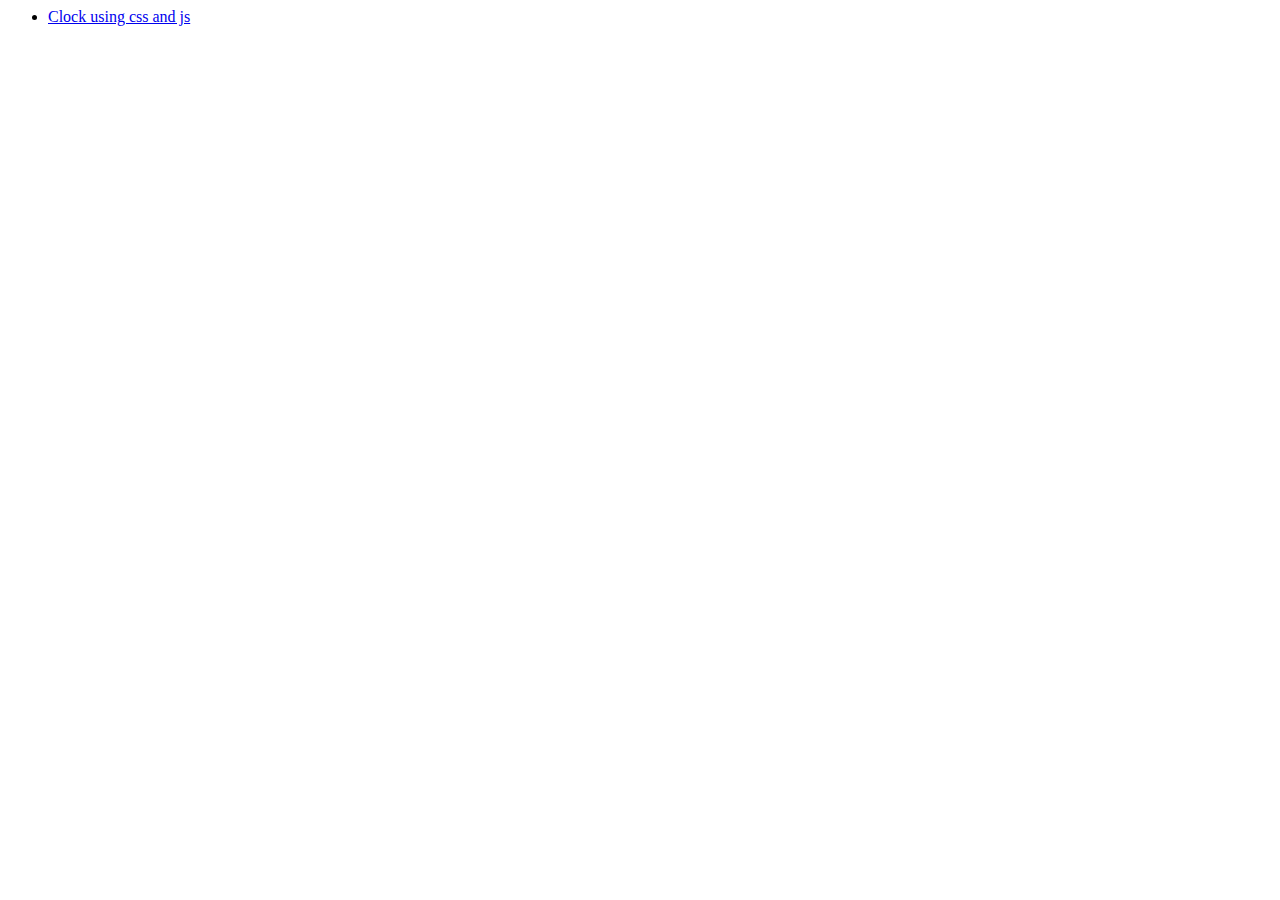
<file: index.html>
<html lang="en">

    <head>
        <meta charset="UTF-8">
        <meta http-equiv="X-UA-Compatible" content="IE=edge">
        <meta name="viewport" content="width=device-width, initial-scale=1.0">
        <title>Side Projects</title>
    </head>

    <body>
        <ul>
            <li>
                <a href="./clock-css-js/index.html"> Clock using css and js</a>
            </li>
        </ul>
    </body>

</html>
</file>
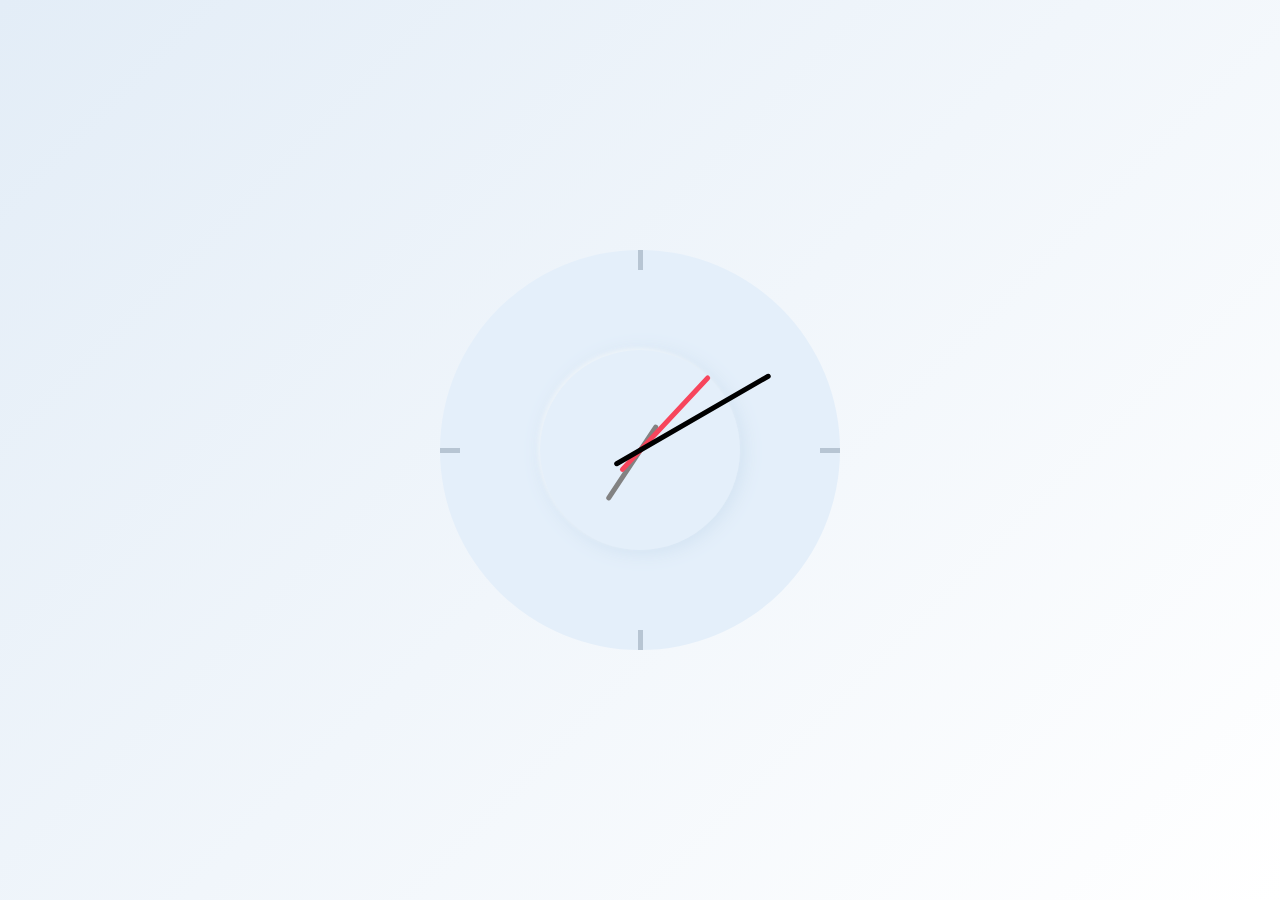
<file: clock-css-js/index.html>
<html lang="en">

    <head>
        <meta charset="UTF-8">
        <meta http-equiv="X-UA-Compatible" content="IE=edge">
        <meta name="viewport" content="width=device-width, initial-scale=1.0">
        <title>Clock</title>

        <link rel="stylesheet" href="./style.css">
    </head>

    <body>
        <div class="clock-container">
            <div class="clock">
                <div class="mark twelve"></div>
                <div class="mark three"></div>
                <div class="mark six"></div>
                <div class="mark nine"></div>
                <div class="clock-inner"></div>
                <div id="hour-hand" class="hand clock-hour-hand"></div>
                <div id="minute-hand" class="hand clock-minute-hand"></div>
                <div id="second-hand" class="hand clock-second-hand"></div>
            </div>
        </div>

        <script src="./main.js"></script>
    </body>

</html>
</file>
<file: clock-css-js/style.css>
* {
  box-sizing: border-box;
  margin: 0;
  padding: 0;
}

html,
body {
  background: linear-gradient(135deg, #e3edf7, #fff);
  height: 100%;
}

.clock-container {
  height: 100%;
  display: flex;
  justify-content: center;
  align-items: center;
}

:root {
  --clock-dim: 400px;
  --mark-h-h: 20px;
  --mark-h-w: 5px;
  --mark-w-h: var(--mark-h-w);
  --mark-w-w: var(--mark-h-h);
  --clock-inner-dim: 200px;
  --second-hand-height: 180px;
  --minute-hand-height: 130px;
  --hour-hand-height: 90px;
  --hand-width: 5px;
}

.clock {
  position: relative;
  display: flex;
  justify-content: center;
  align-items: center;
  border-radius: 50%;
  width: var(--clock-dim);
  height: var(--clock-dim);
  background-color: #e4effa;
}

.mark {
  background-color: #b7c5d3;
  display: inline-block;
  margin: auto;
  position: absolute;
}

.twelve,
.six {
  width: var(--mark-h-w);
  height: var(--mark-h-h);
}

.three,
.nine {
  width: var(--mark-w-w);
  height: var(--mark-w-h);
}

.three {
  right: 0;
  top: 0;
  bottom: 0;
}

.twelve {
  right: 0;
  top: 0;
  left: 0;
}

.six {
  right: 0;
  left: 0;
  bottom: 0;
}

.nine {
  left: 0;
  top: 0;
  bottom: 0;
}

.clock-inner {
  border-radius: 50%;
  height: var(--clock-inner-dim);
  width: var(--clock-inner-dim);
  background: #e4effa;
  box-shadow: -2px -2px 4px #eef4f9, 3px 2px 20px #d0e1f1;
}

.clock-second-hand {
  height: var(--second-hand-height);
  width: var(--hand-width);
  background: #000;
  transform: translateY(-60px);
}

.clock-minute-hand {
  height: var(--minute-hand-height);
  width: var(--hand-width);
  background: #f7455c;
  transform: translateY(-36px);
}

.clock-hour-hand {
  height: var(--hour-hand-height);
  width: var(--hand-width);
  background: #828282;
  transform: translateY(-15px);
}

.hand {
  position: absolute;
  top: 0;
  bottom: 0;
  left: 0;
  right: 0;
  margin: auto;
  border-radius: 8px;
}
</file>
